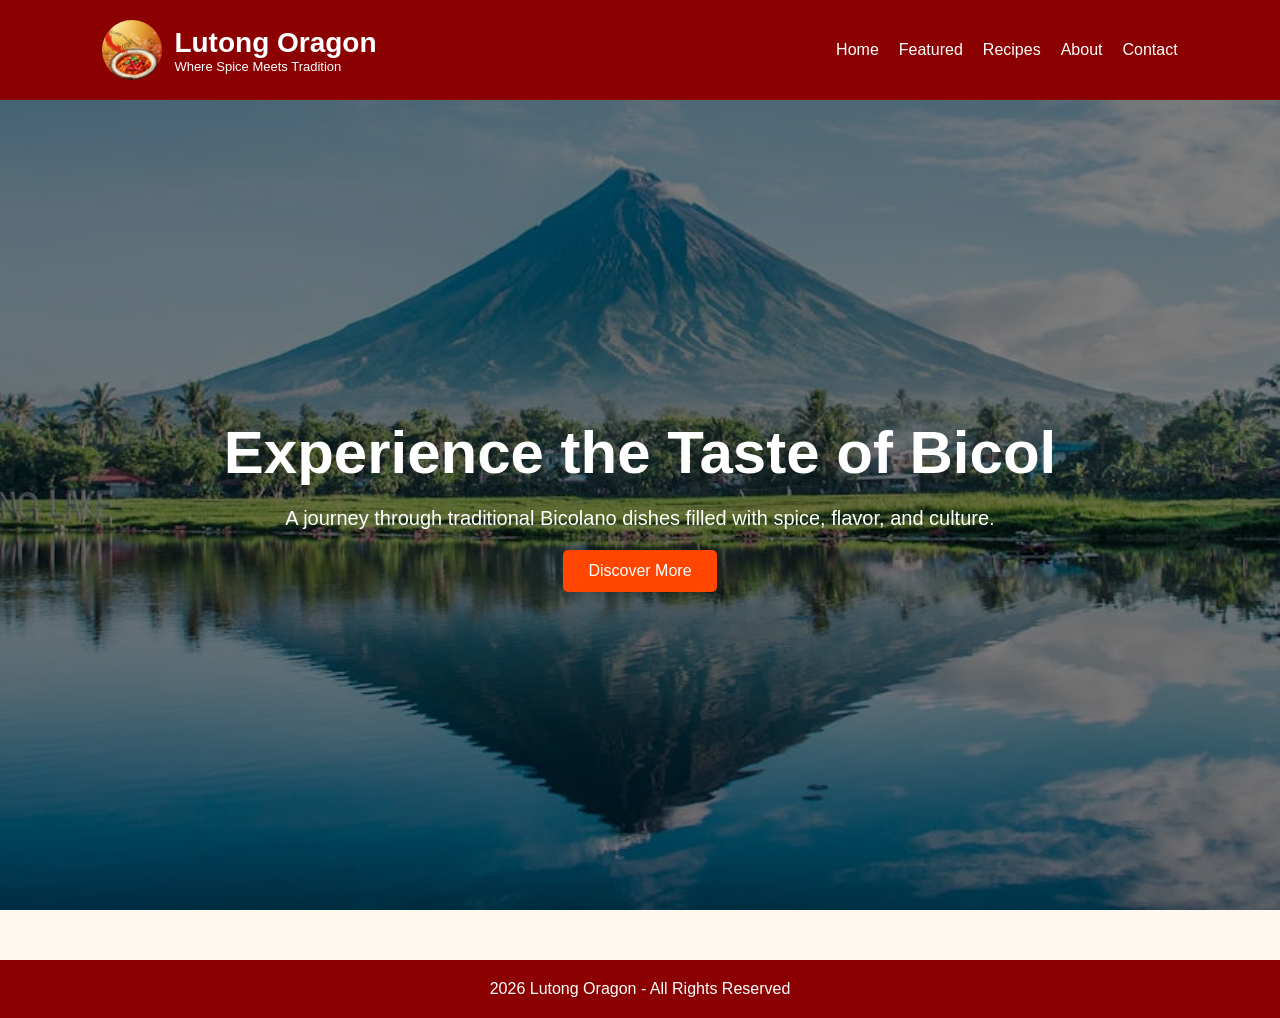
<file: index.html>
<!DOCTYPE html>
<html lang="en">
<head>

  <meta charset="UTF-8">
  <meta name="viewport"
  content="width=device-width, initial-scale=1.0">

  <title>Lutong Oragon</title>

  <link rel="stylesheet"
  href="style.css">

</head>
<body>

<header>

  <nav class="navbar">

    <div class="logo">

      <img src="Logo.png" alt="Logo">

      <div>

        <h1>Lutong Oragon</h1>

        <p>
          Where Spice Meets Tradition
        </p>

      </div>

    </div>

    <ul class="nav-links">

      <li><a href="index.html">Home</a></li>
      <li><a href="featured.html">Featured</a></li>
      <li><a href="recipes.html">Recipes</a></li>
      <li><a href="about.html">About</a></li>
      <li><a href="contact.html">Contact</a></li>

    </ul>

  </nav>

</header>

<section class="hero">

  <div class="hero-content">

    <h2>
      Experience the Taste of Bicol
    </h2>

    <p>
      A journey through traditional
      Bicolano dishes filled with spice,
      flavor, and culture.
    </p>

    <a href="featured.html"
    class="btn">

      Discover More

    </a>

  </div>

</section>

<footer>

  <p>
    2026 Lutong Oragon -
    All Rights Reserved
  </p>

</footer>

<script src="script.js"></script>

</body>
</html>
</file>
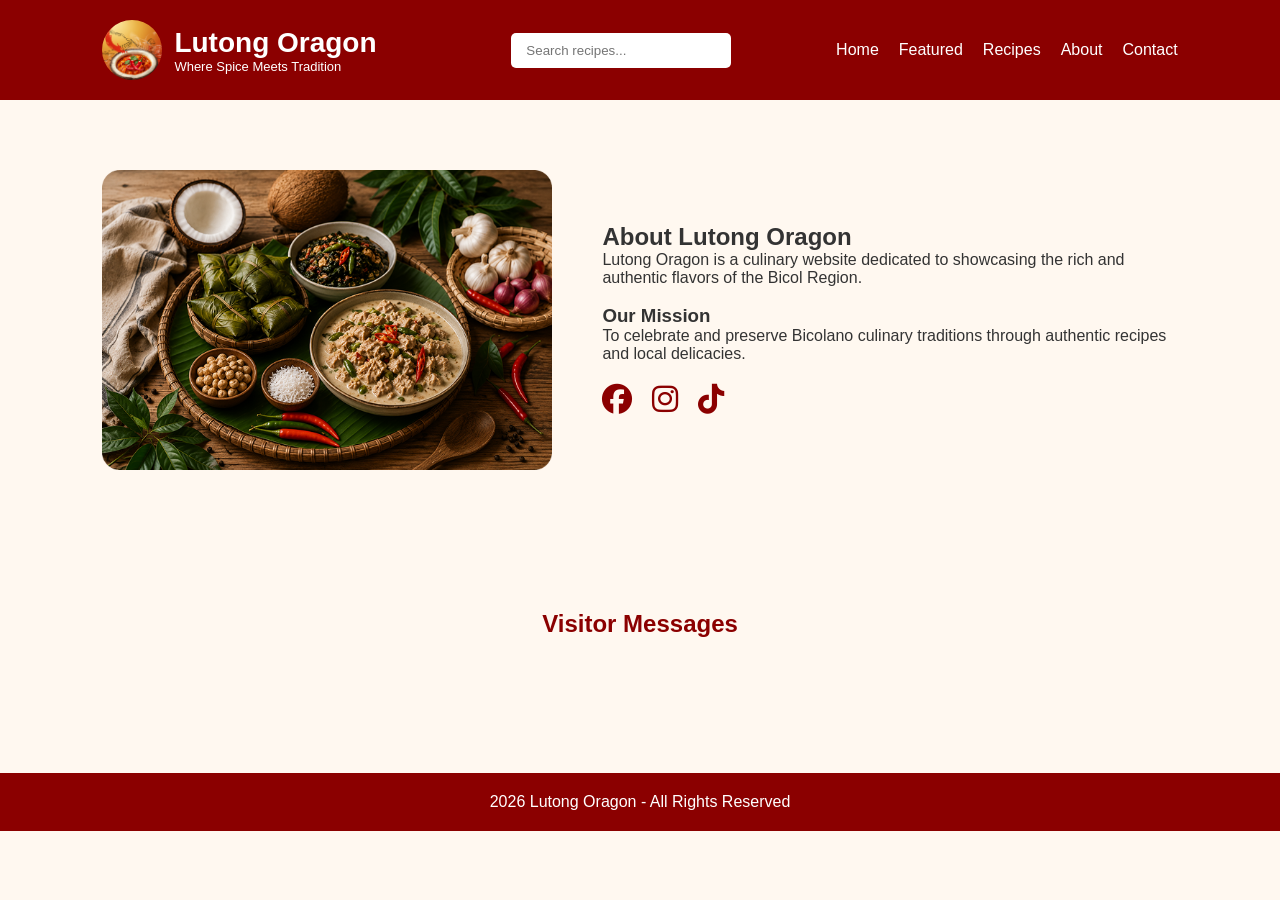
<file: about.html>
<!DOCTYPE html>
<html lang="en">
<head>

<meta charset="UTF-8">

<meta name="viewport"
content="width=device-width,
initial-scale=1.0">

<title>About</title>

<link rel="stylesheet"
href="style.css">

<link rel="stylesheet"
href="https://cdnjs.cloudflare.com/ajax/libs/font-awesome/6.5.1/css/all.min.css">

</head>
<body>

<header>

<nav class="navbar">

<div class="logo">

<img src="Logo.png">

<div>

<h1>Lutong Oragon</h1>

<p>
Where Spice Meets Tradition
</p>

</div>

</div>

<div class="search-box">

<input
type="text"
id="searchInput"
placeholder="Search recipes...">

</div>

<ul class="nav-links">

<li><a href="index.html">Home</a></li>
<li><a href="featured.html">Featured</a></li>
<li><a href="recipes.html">Recipes</a></li>
<li><a href="about.html">About</a></li>
<li><a href="contact.html">Contact</a></li>

</ul>

</nav>

</header>

<section class="about-section">

<img src="pic sa about.png">

<div>

<h2>About Lutong Oragon</h2>

<p>

Lutong Oragon is a culinary
website dedicated to showcasing
the rich and authentic flavors
of the Bicol Region.

</p>

<br>

<h3>Our Mission</h3>

<p>

To celebrate and preserve
Bicolano culinary traditions
through authentic recipes and
local delicacies.

</p>

<div class="socials">

<a href="https://facebook.com">

<i class="fa-brands
fa-facebook"></i>

</a>

<a href="https://instagram.com">

<i class="fa-brands
fa-instagram"></i>

</a>

<a href="https://tiktok.com">

<i class="fa-brands
fa-tiktok"></i>

</a>

</div>

</div>

</section>

<section class="section">

<h2>Visitor Messages</h2>

<div id="messagesContainer">

</div>

</section>

<footer>

<p>
2026 Lutong Oragon -
All Rights Reserved
</p>

</footer>

<script src="script.js"></script>

</body>
</html>
</file>
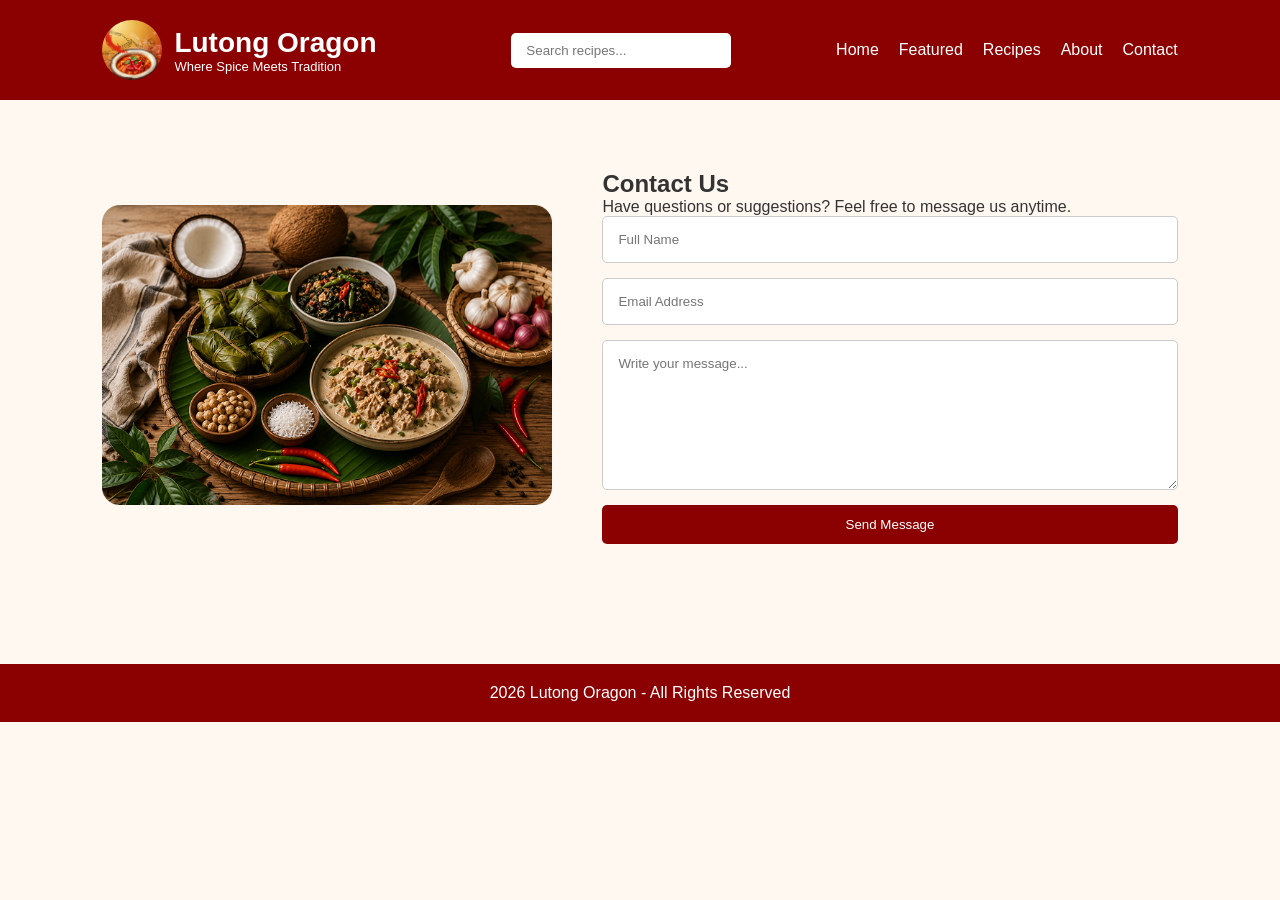
<file: contact.html>
<!DOCTYPE html>
<html lang="en">
<head>

<meta charset="UTF-8">

<meta name="viewport"
content="width=device-width,
initial-scale=1.0">

<title>Contact</title>

<link rel="stylesheet"
href="style.css">

</head>
<body>

<header>

<nav class="navbar">

<div class="logo">

<img src="Logo.png">

<div>

<h1>Lutong Oragon</h1>

<p>
Where Spice Meets Tradition
</p>

</div>

</div>

<div class="search-box">

<input
type="text"
id="searchInput"
placeholder="Search recipes...">

</div>

<ul class="nav-links">

<li><a href="index.html">Home</a></li>
<li><a href="featured.html">Featured</a></li>
<li><a href="recipes.html">Recipes</a></li>
<li><a href="about.html">About</a></li>
<li><a href="contact.html">Contact</a></li>

</ul>

</nav>

</header>

<section class="contact-section">

<div class="contact-image">

<img src="pic sa about.png">

</div>

<div class="contact-content">

<h2>Contact Us</h2>

<p>

Have questions or suggestions?
Feel free to message us anytime.

</p>

<form id="contactForm">

<input
type="text"
id="name"
placeholder="Full Name"
required>

<input
type="email"
id="email"
placeholder="Email Address"
required>

<textarea
id="message"
placeholder="Write your message..."
required></textarea>

<button type="submit">

Send Message

</button>

</form>

</div>

</section>

<footer>

<p>
2026 Lutong Oragon -
All Rights Reserved
</p>

</footer>

<script src="script.js"></script>

</body>
</html>
</file>
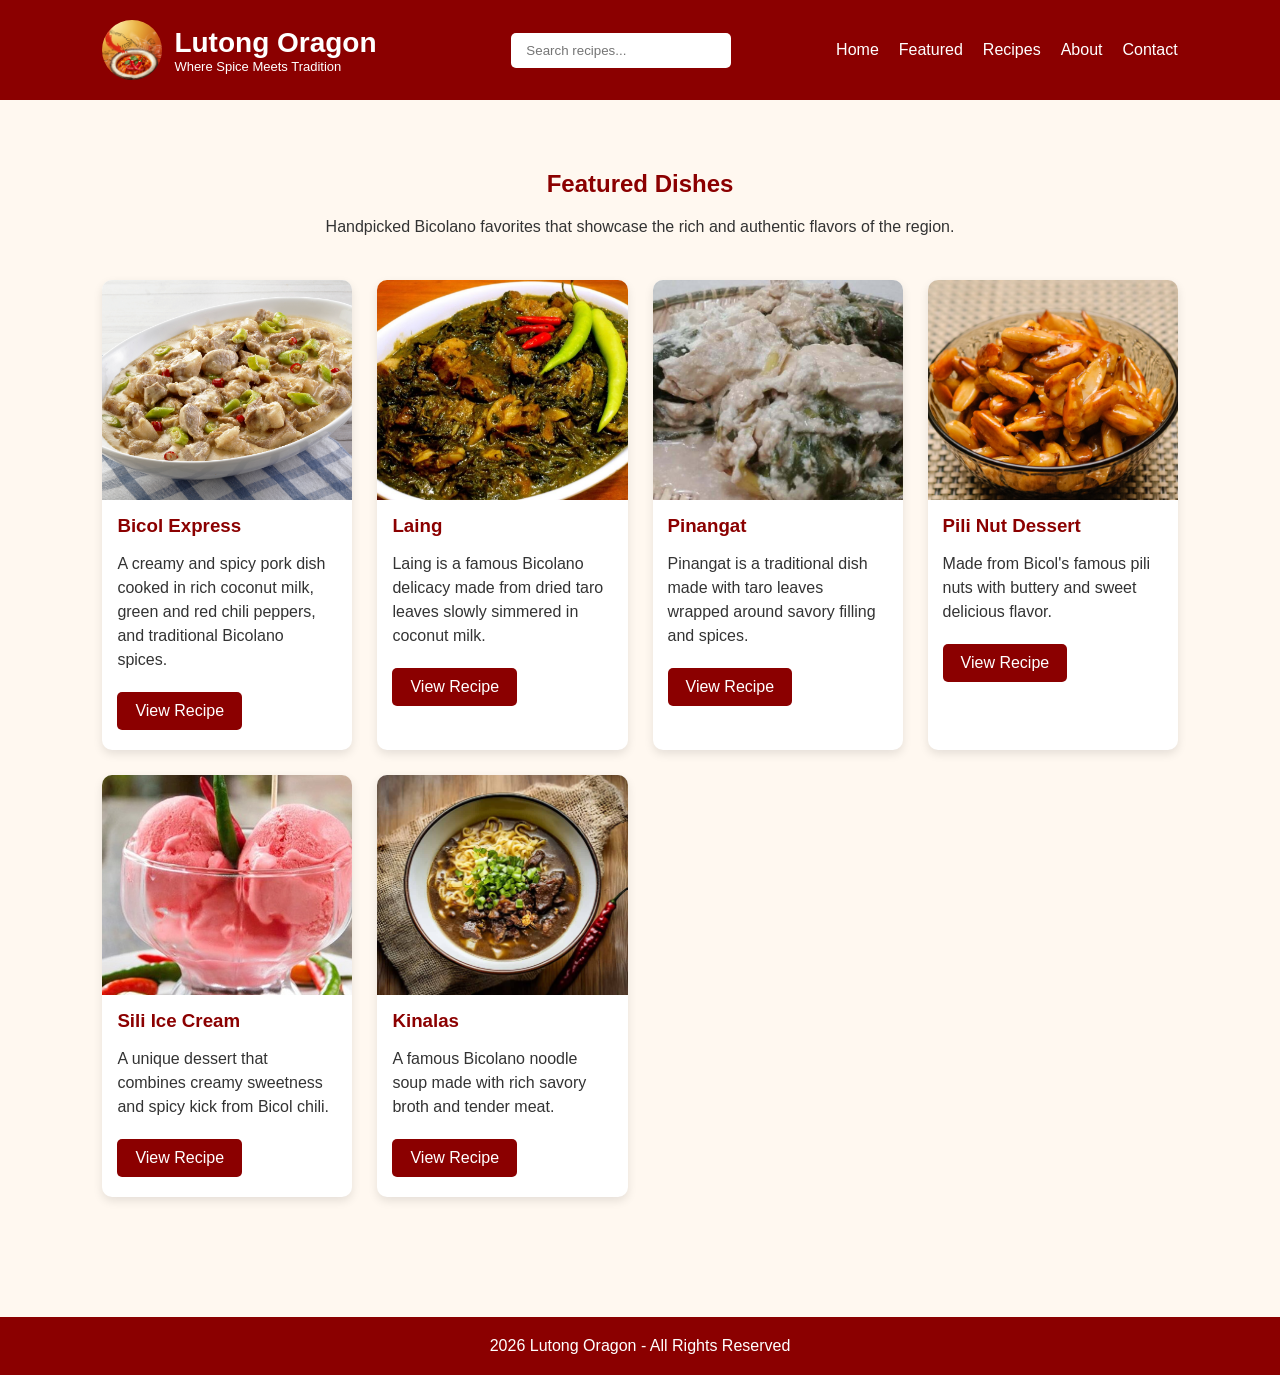
<file: featured.html>
<!DOCTYPE html>
<html lang="en">
<head>

<meta charset="UTF-8">

<meta name="viewport"
content="width=device-width,
initial-scale=1.0">

<title>Featured</title>

<link rel="stylesheet"
href="style.css">

</head>
<body>

<header>

<nav class="navbar">

<div class="logo">

<img src="Logo.png">

<div>

<h1>Lutong Oragon</h1>

<p>
Where Spice Meets Tradition
</p>

</div>

</div>

<div class="search-box">

<input
type="text"
id="searchInput"
placeholder="Search recipes...">

</div>

<ul class="nav-links">

<li><a href="index.html">Home</a></li>
<li><a href="featured.html">Featured</a></li>
<li><a href="recipes.html">Recipes</a></li>
<li><a href="about.html">About</a></li>
<li><a href="contact.html">Contact</a></li>

</ul>

</nav>

</header>

<section class="section">

<h2>Featured Dishes</h2>

<p class="section-text">

Handpicked Bicolano favorites
that showcase the rich and
authentic flavors of the region.

</p>

<div class="cards">

<div class="card">

<img src="Bicol-Express.jpg">

<h3>Bicol Express</h3>

<p>

A creamy and spicy pork dish
cooked in rich coconut milk,
green and red chili peppers,
and traditional Bicolano spices.

</p>

<a href="recipes.html#bicol-express"
class="card-btn">

View Recipe

</a>

</div>

<div class="card">

<img src="laing.jpg">

<h3>Laing</h3>

<p>

Laing is a famous Bicolano
delicacy made from dried
taro leaves slowly simmered
in coconut milk.

</p>

<a href="recipes.html#laing"
class="card-btn">

View Recipe

</a>

</div>

<div class="card">

<img src="pinaingat.jpg">

<h3>Pinangat</h3>

<p>

Pinangat is a traditional dish
made with taro leaves wrapped
around savory filling and spices.

</p>

<a href="recipes.html#pinangat"
class="card-btn">

View Recipe

</a>

</div>

<div class="card">

<img src="pili nut.jpg">

<h3>Pili Nut Dessert</h3>

<p>

Made from Bicol's famous
pili nuts with buttery and
sweet delicious flavor.

</p>

<a href="recipes.html#pili"
class="card-btn">

View Recipe

</a>

</div>

<div class="card">

<img src="chili ice-cream.jpg">

<h3>Sili Ice Cream</h3>

<p>

A unique dessert that combines
creamy sweetness and spicy kick
from Bicol chili.

</p>

<a href="recipes.html#sili"
class="card-btn">

View Recipe

</a>

</div>

<div class="card">

<img src="kinalas.jpg">

<h3>Kinalas</h3>

<p>

A famous Bicolano noodle soup
made with rich savory broth
and tender meat.

</p>

<a href="recipes.html#kinalas"
class="card-btn">

View Recipe

</a>

</div>

</div>

</section>

<footer>

<p>
2026 Lutong Oragon -
All Rights Reserved
</p>

</footer>

<script src="script.js"></script>

</body>
</html>
</file>
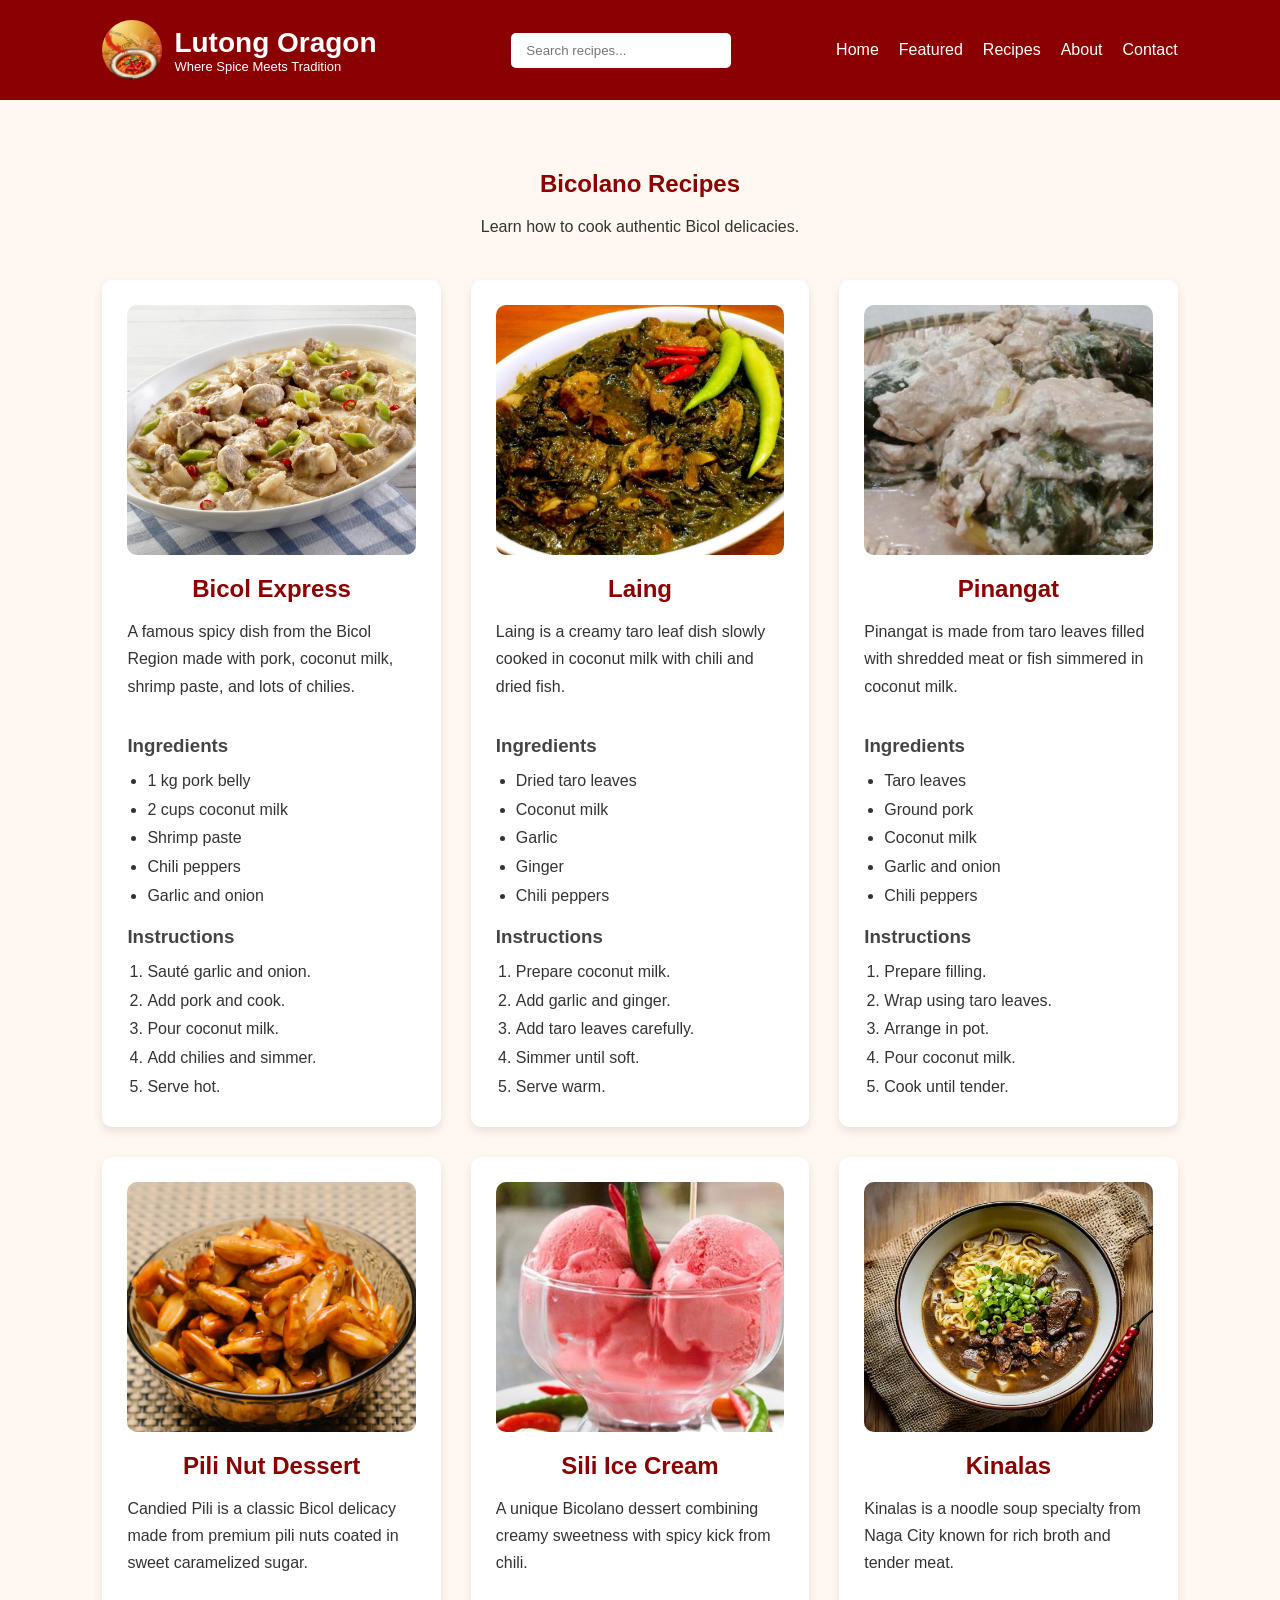
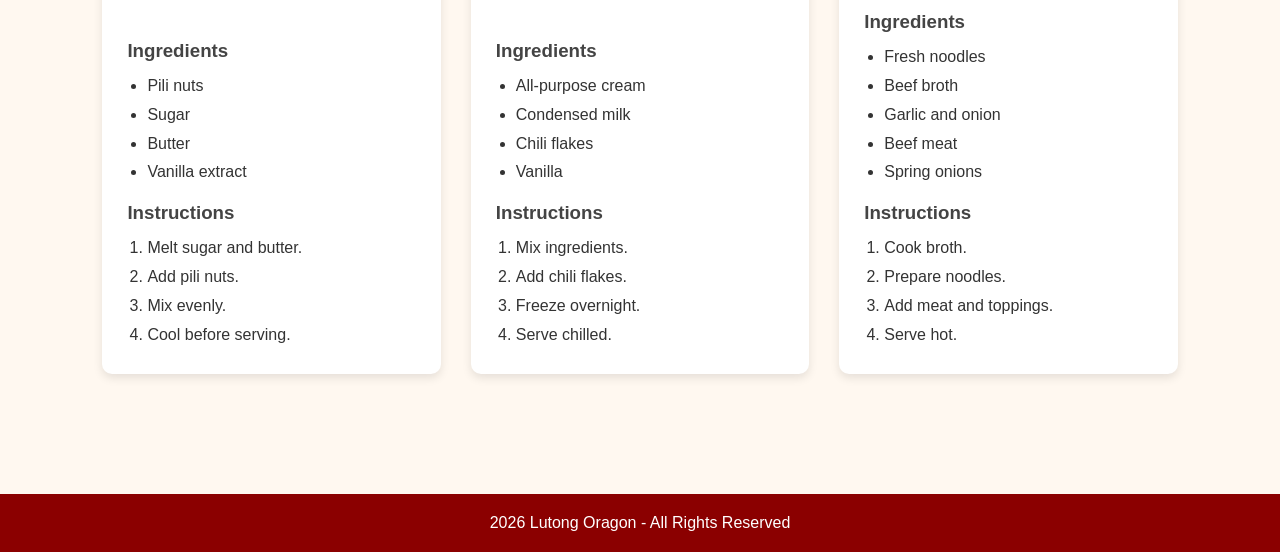
<file: recipes.html>
<!DOCTYPE html>
<html lang="en">
<head>

<meta charset="UTF-8">

<meta name="viewport"
content="width=device-width,
initial-scale=1.0">

<title>Recipes</title>

<link rel="stylesheet"
href="style.css">

</head>
<body>

<header>

<nav class="navbar">

<div class="logo">

<img src="Logo.png">

<div>

<h1>Lutong Oragon</h1>

<p>
Where Spice Meets Tradition
</p>

</div>

</div>

<div class="search-box">

<input
type="text"
id="searchInput"
placeholder="Search recipes...">

</div>

<ul class="nav-links">

<li><a href="index.html">Home</a></li>
<li><a href="featured.html">Featured</a></li>
<li><a href="recipes.html">Recipes</a></li>
<li><a href="about.html">About</a></li>
<li><a href="contact.html">Contact</a></li>

</ul>

</nav>

</header>

<section class="section">

<h2>Bicolano Recipes</h2>

<p class="section-text">

Learn how to cook authentic
Bicol delicacies.

</p>

<div class="recipe-grid">

<div class="recipe-box"
id="bicol-express">

<img src="Bicol-Express.jpg"
class="recipe-img">

<h2>Bicol Express</h2>

<p class="recipe-description">

A famous spicy dish from the
Bicol Region made with pork,
coconut milk, shrimp paste,
and lots of chilies.

</p>

<h3>Ingredients</h3>

<ul>

<li>1 kg pork belly</li>

<li>2 cups coconut milk</li>

<li>Shrimp paste</li>

<li>Chili peppers</li>

<li>Garlic and onion</li>

</ul>

<h3>Instructions</h3>

<ol>

<li>Sauté garlic and onion.</li>

<li>Add pork and cook.</li>

<li>Pour coconut milk.</li>

<li>Add chilies and simmer.</li>

<li>Serve hot.</li>

</ol>

</div>

<div class="recipe-box"
id="laing">

<img src="laing.jpg"
class="recipe-img">

<h2>Laing</h2>

<p class="recipe-description">

Laing is a creamy taro leaf
dish slowly cooked in coconut
milk with chili and dried fish.

</p>

<h3>Ingredients</h3>

<ul>

<li>Dried taro leaves</li>

<li>Coconut milk</li>

<li>Garlic</li>

<li>Ginger</li>

<li>Chili peppers</li>

</ul>

<h3>Instructions</h3>

<ol>

<li>Prepare coconut milk.</li>

<li>Add garlic and ginger.</li>

<li>Add taro leaves carefully.</li>

<li>Simmer until soft.</li>

<li>Serve warm.</li>

</ol>

</div>

<div class="recipe-box"
id="pinangat">

<img src="pinaingat.jpg"
class="recipe-img">

<h2>Pinangat</h2>

<p class="recipe-description">

Pinangat is made from taro
leaves filled with shredded
meat or fish simmered in
coconut milk.

</p>

<h3>Ingredients</h3>

<ul>

<li>Taro leaves</li>

<li>Ground pork</li>

<li>Coconut milk</li>

<li>Garlic and onion</li>

<li>Chili peppers</li>

</ul>

<h3>Instructions</h3>

<ol>

<li>Prepare filling.</li>

<li>Wrap using taro leaves.</li>

<li>Arrange in pot.</li>

<li>Pour coconut milk.</li>

<li>Cook until tender.</li>

</ol>

</div>

<div class="recipe-box"
id="pili">

<img src="pili nut.jpg"
class="recipe-img">

<h2>Pili Nut Dessert</h2>

<p class="recipe-description">

Candied Pili is a classic
Bicol delicacy made from
premium pili nuts coated in
sweet caramelized sugar.

</p>

<h3>Ingredients</h3>

<ul>

<li>Pili nuts</li>

<li>Sugar</li>

<li>Butter</li>

<li>Vanilla extract</li>

</ul>

<h3>Instructions</h3>

<ol>

<li>Melt sugar and butter.</li>

<li>Add pili nuts.</li>

<li>Mix evenly.</li>

<li>Cool before serving.</li>

</ol>

</div>

<div class="recipe-box"
id="sili">

<img src="chili ice-cream.jpg"
class="recipe-img">

<h2>Sili Ice Cream</h2>

<p class="recipe-description">

A unique Bicolano dessert
combining creamy sweetness
with spicy kick from chili.

</p>

<h3>Ingredients</h3>

<ul>

<li>All-purpose cream</li>

<li>Condensed milk</li>

<li>Chili flakes</li>

<li>Vanilla</li>

</ul>

<h3>Instructions</h3>

<ol>

<li>Mix ingredients.</li>

<li>Add chili flakes.</li>

<li>Freeze overnight.</li>

<li>Serve chilled.</li>

</ol>

</div>


<div class="recipe-box"
id="kinalas">

<img src="kinalas.jpg"
class="recipe-img">

<h2>Kinalas</h2>

<p class="recipe-description">

Kinalas is a noodle soup
specialty from Naga City
known for rich broth and
tender meat.

</p>

<h3>Ingredients</h3>

<ul>

<li>Fresh noodles</li>

<li>Beef broth</li>

<li>Garlic and onion</li>

<li>Beef meat</li>

<li>Spring onions</li>

</ul>

<h3>Instructions</h3>

<ol>

<li>Cook broth.</li>

<li>Prepare noodles.</li>

<li>Add meat and toppings.</li>

<li>Serve hot.</li>

</ol>

</div>

</div>

</section>

<footer>

<p>
2026 Lutong Oragon -
All Rights Reserved
</p>

</footer>

<script src="script.js"></script>

</body>
</html>
</file>
<file: style.css>
*{
margin:0;
padding:0;
box-sizing:border-box;
font-family:Arial,sans-serif;
}

body{
background:#fff8f0;
color:#333;
}

.navbar{
background:#8b0000;
color:white;

display:flex;
justify-content:space-between;
align-items:center;

padding:20px 8%;
flex-wrap:wrap;
}

.logo{
display:flex;
align-items:center;
gap:12px;
}

.logo img{
width:60px;
height:60px;
border-radius:50%;
object-fit:cover;
}

.logo h1{
font-size:28px;
}

.logo p{
font-size:13px;
}

.nav-links{
list-style:none;
display:flex;
gap:20px;
}

.nav-links a{
color:white;
text-decoration:none;
transition:0.3s;
}

.nav-links a:hover{
color:gold;
}

.search-box input{
padding:10px 15px;
border:none;
border-radius:5px;
outline:none;
width:220px;
margin-left: 30px;
}

.hero{
height:90vh;

background:
linear-gradient(
rgba(0,0,0,0.5),
rgba(0,0,0,0.5)),
url('bacground.jpeg');

background-size:cover;
background-position:center;

display:flex;
justify-content:center;
align-items:center;

text-align:center;
color:white;
}

.hero-content h2{
font-size:60px;
margin-bottom:20px;
}

.hero-content p{
font-size:20px;
margin-bottom:20px;
}

.btn{
display:inline-block;

background:#ff4500;
color:white;

padding:12px 25px;

text-decoration:none;
border-radius:5px;

transition:0.3s;
}

.btn:hover{
background:#ff6347;
}

.section{
padding:70px 8%;
}

.section h2{
text-align:center;
color:#8b0000;
margin-bottom:15px;
}

.section-text{
text-align:center;
margin-bottom:40px;
line-height:1.7;
}

.cards{
display:grid;

grid-template-columns:
repeat(auto-fit,minmax(250px,1fr));

gap:25px;
}

.card{
background:white;

border-radius:10px;
overflow:hidden;

box-shadow:0 4px 10px
rgba(0,0,0,0.1);

display:flex;
flex-direction:column;
}

.card img{
width:100%;
height:220px;
object-fit:cover;
}

.card h3{
padding:15px;
color:#8b0000;
}

.card p{
padding:0 15px 20px;
line-height:1.5;
}

.card-btn{
margin:0 15px 20px;

background:#8b0000;
color:white;

padding:10px 18px;

text-decoration:none;
border-radius:5px;

width:fit-content;
}

.recipe-grid{
  display:grid;

  grid-template-columns:
  repeat(auto-fit,minmax(320px,1fr));

  gap:30px;
}

.recipe-box{
  background:white;

  padding:25px;

  border-radius:10px;

  box-shadow:0 4px 10px
  rgba(0,0,0,0.1);

  display:flex;
  flex-direction:column;

  height:100%;
}

.recipe-img{
  width:100%;
  height:250px;

  object-fit:cover;

  border-radius:10px;

  margin-bottom:20px;
}

.recipe-box h2{
  color:#8b0000;

  margin-bottom:15px;
}

.recipe-description{
  line-height:1.7;

  margin-bottom:20px;

  flex-grow:1;
}

.recipe-box h3{
  margin-top:15px;

  color:#444;
}

.recipe-box ul,
.recipe-box ol{
  margin-left:20px;

  margin-top:10px;

  line-height:1.8;
}

.about-section,
.contact-section{
padding:70px 8%;

display:flex;
justify-content:center;
align-items:center;

gap:50px;
flex-wrap:wrap;
}

.about-section img,
.contact-image img{
width:450px;
max-width:100%;

border-radius:10px;
}

.about-section div,
.contact-content{
flex:1;
min-width:300px;
}

.socials{
margin-top:20px;

display:flex;
gap:20px;
}

.socials a{
color:#8b0000;
font-size:30px;
}

form{
max-width:600px;

display:flex;
flex-direction:column;

gap:15px;
}

input,
textarea{
padding:15px;

border:1px solid #ccc;
border-radius:5px;
}

textarea{
height:150px;
}

button{
padding:12px;

border:none;
border-radius:5px;

background:#8b0000;
color:white;

cursor:pointer;
}

.message-card{
background:white;

padding:20px;

border-radius:10px;

margin-top:20px;

box-shadow:0 4px 10px
rgba(0,0,0,0.1);

border-left:5px solid #8b0000;
}

footer{
background:#8b0000;
color:white;

text-align:center;

padding:20px;
margin-top:50px;
}

@media(max-width:768px){

.navbar{
flex-direction:column;
gap:20px;
}

.hero-content h2{
font-size:35px;
}

.hero-content p{
font-size:16px;
}

.about-section,
.contact-section{
flex-direction:column;
text-align:center;
}

.search-box input{
width:100%;
}

}
</file>
